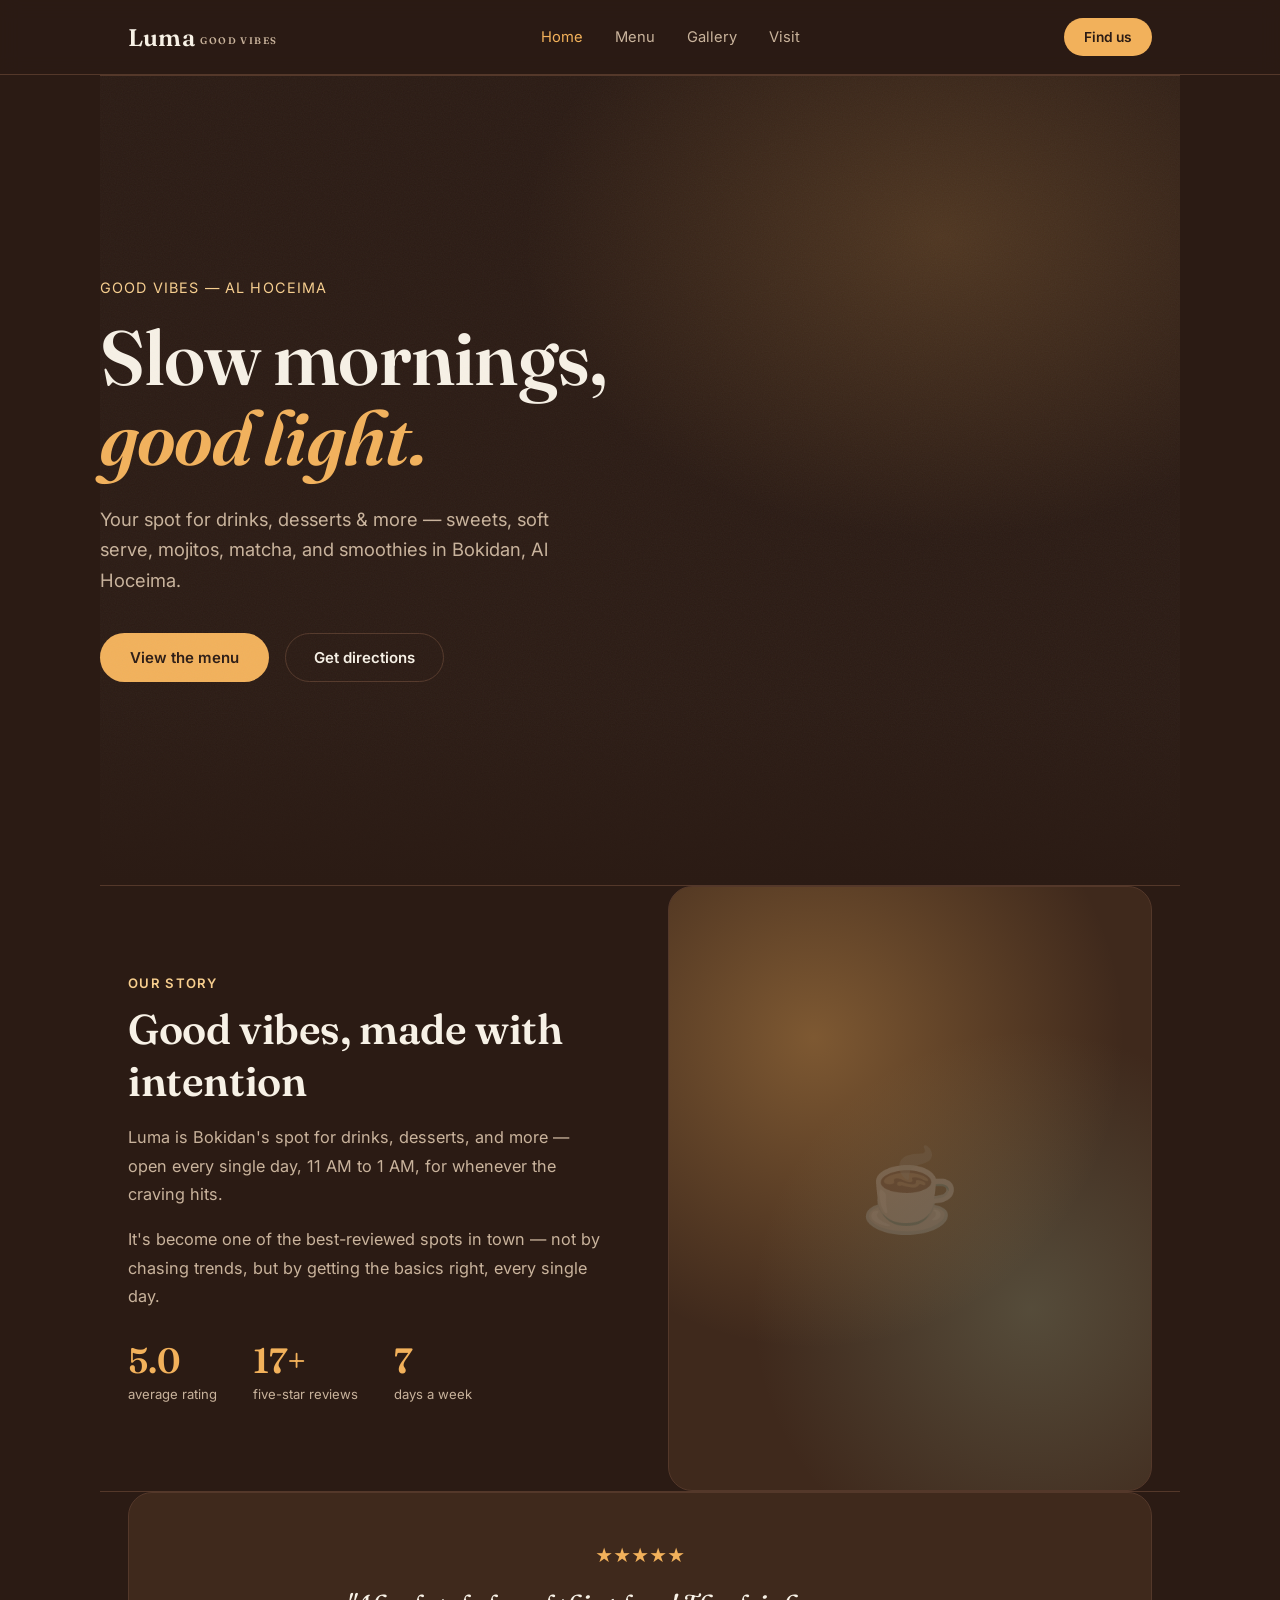
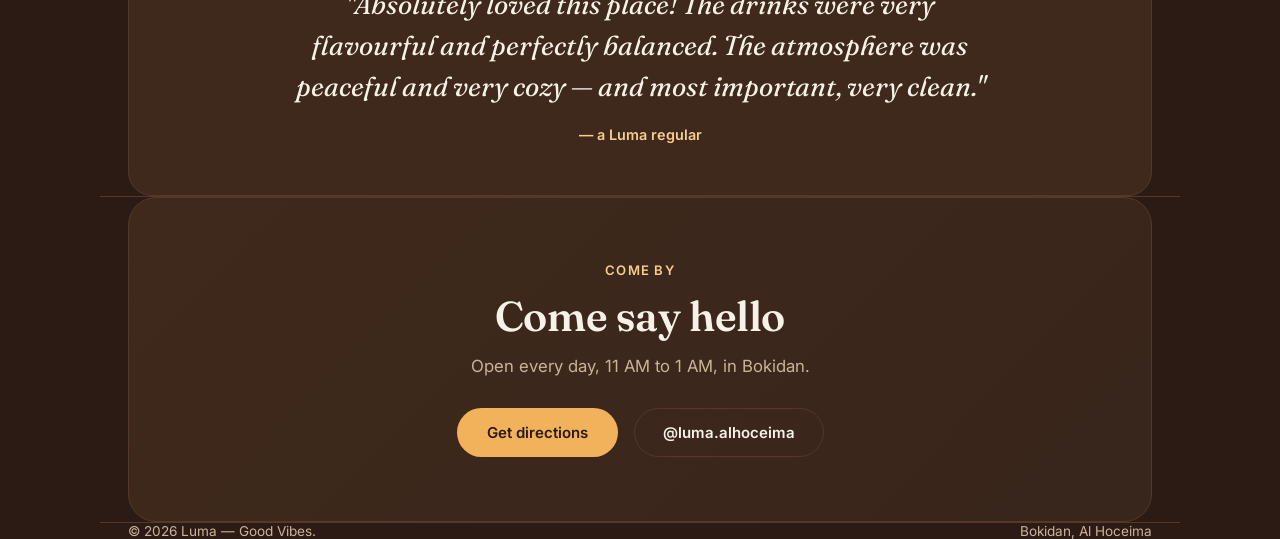
<file: luma-cafe/index.html>
<!DOCTYPE html>
<html lang="en">
<head>
<meta charset="UTF-8">
<meta name="viewport" content="width=device-width, initial-scale=1.0">
<title>Luma — Good Vibes, Al Hoceima</title>
<link rel="preconnect" href="https://fonts.googleapis.com">
<link href="https://fonts.googleapis.com/css2?family=Fraunces:opsz,wght@9..144,500;9..144,600;9..144,700&family=Inter:wght@400;500;600&display=swap" rel="stylesheet">
<link rel="stylesheet" href="css/style.css">
</head>
<body>

<header>
  <nav class="wrap">
    <a href="index.html" class="logo">Luma <span style="font-size:0.6rem;letter-spacing:0.15em;color:var(--muted);vertical-align:middle;">GOOD VIBES</span></a>
    <div class="navlinks" id="navlinks">
      <a href="index.html" class="active">Home</a>
      <a href="menu.html">Menu</a>
      <a href="gallery.html">Gallery</a>
      <a href="visit.html">Visit</a>
    </div>
    <a href="visit.html" class="navcta">Find us</a>
    <button class="burger" id="burger" aria-label="Toggle menu">☰</button>
  </nav>
</header>

<main>
  <section class="hero wrap">
    <div class="heroGrain"></div>
    <div>
      <div class="eyebrow">Good Vibes — Al Hoceima</div>
      <h1>Slow mornings,<br><em>good light.</em></h1>
      <p class="lead">Your spot for drinks, desserts & more — sweets, soft serve, mojitos, matcha, and smoothies in Bokidan, Al Hoceima.</p>
      <div class="herobtns">
        <a href="menu.html" class="btn-primary">View the menu</a>
        <a href="visit.html" class="btn-ghost">Get directions</a>
      </div>
    </div>
  </section>

  <section class="wrap reveal">
    <div class="aboutgrid">
      <div>
        <span class="seclabel">Our story</span>
        <h2>Good vibes, made with intention</h2>
        <p>Luma is Bokidan's spot for drinks, desserts, and more — open every single day, 11 AM to 1 AM, for whenever the craving hits.</p>
        <p>It's become one of the best-reviewed spots in town — not by chasing trends, but by getting the basics right, every single day.</p>
        <div class="statrow">
          <div class="stat"><div class="num">5.0</div><div class="label">average rating</div></div>
          <div class="stat"><div class="num">17+</div><div class="label">five-star reviews</div></div>
          <div class="stat"><div class="num">7</div><div class="label">days a week</div></div>
        </div>
      </div>
      <div class="aboutArt"></div>
    </div>
  </section>

  <section class="wrap reveal">
    <div class="testicard">
      <div class="stars">★★★★★</div>
      <p>"Absolutely loved this place! The drinks were very flavourful and perfectly balanced. The atmosphere was peaceful and very cozy — and most important, very clean."</p>
      <div class="who">— a Luma regular</div>
    </div>
  </section>

  <section class="wrap reveal">
    <div class="contactcard">
      <span class="seclabel">Come by</span><h2>Come say hello</h2>
      <p>Open every day, 11 AM to 1 AM, in Bokidan.</p>
      <div class="contactbtns">
        <a href="visit.html" class="btn-primary">Get directions</a>
        <a href="https://instagram.com/luma.alhoceima" class="btn-ghost" target="_blank" rel="noopener">@luma.alhoceima</a>
      </div>
    </div>
  </section>
</main>

<footer class="wrap"><span>© 2026 Luma — Good Vibes.</span><span>Bokidan, Al Hoceima</span></footer>

<script src="js/main.js"></script>
</body>
</html>
</file>
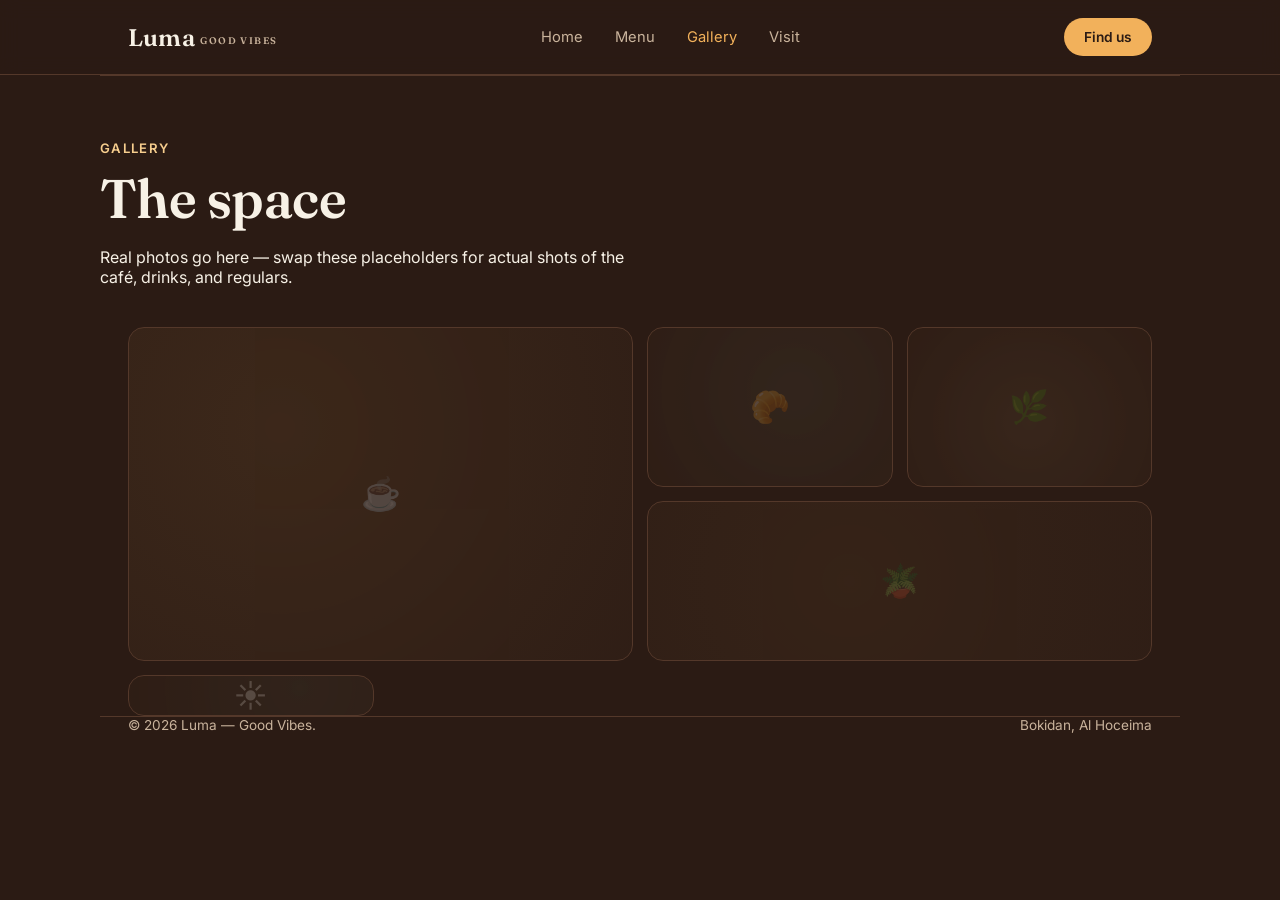
<file: luma-cafe/gallery.html>
<!DOCTYPE html>
<html lang="en">
<head>
<meta charset="UTF-8">
<meta name="viewport" content="width=device-width, initial-scale=1.0">
<title>Gallery — Luma, Al Hoceima</title>
<link rel="preconnect" href="https://fonts.googleapis.com">
<link href="https://fonts.googleapis.com/css2?family=Fraunces:opsz,wght@9..144,500;9..144,600;9..144,700&family=Inter:wght@400;500;600&display=swap" rel="stylesheet">
<link rel="stylesheet" href="css/style.css">
</head>
<body>

<header>
  <nav class="wrap">
    <a href="index.html" class="logo">Luma <span style="font-size:0.6rem;letter-spacing:0.15em;color:var(--muted);vertical-align:middle;">GOOD VIBES</span></a>
    <div class="navlinks" id="navlinks">
      <a href="index.html">Home</a>
      <a href="menu.html">Menu</a>
      <a href="gallery.html" class="active">Gallery</a>
      <a href="visit.html">Visit</a>
    </div>
    <a href="visit.html" class="navcta">Find us</a>
    <button class="burger" id="burger" aria-label="Toggle menu">☰</button>
  </nav>
</header>

<main>
  <section class="pageHero wrap">
    <span class="seclabel">Gallery</span>
    <h1 class="pageTitle">The space</h1>
    <p class="lead" style="max-width:560px;">Real photos go here — swap these placeholders for actual shots of the café, drinks, and regulars.</p>
  </section>

  <section class="wrap reveal" style="border-top:none;padding-top:0;">
    <div class="gallerygrid">
      <div class="gtile"><div class="g1">☕</div></div>
      <div class="gtile"><div class="g2">🥐</div></div>
      <div class="gtile"><div class="g3">🌿</div></div>
      <div class="gtile"><div class="g4">🪴</div></div>
      <div class="gtile"><div class="g5">☀️</div></div>
    </div>
  </section>
</main>

<footer class="wrap"><span>© 2026 Luma — Good Vibes.</span><span>Bokidan, Al Hoceima</span></footer>

<script src="js/main.js"></script>
</body>
</html>
</file>
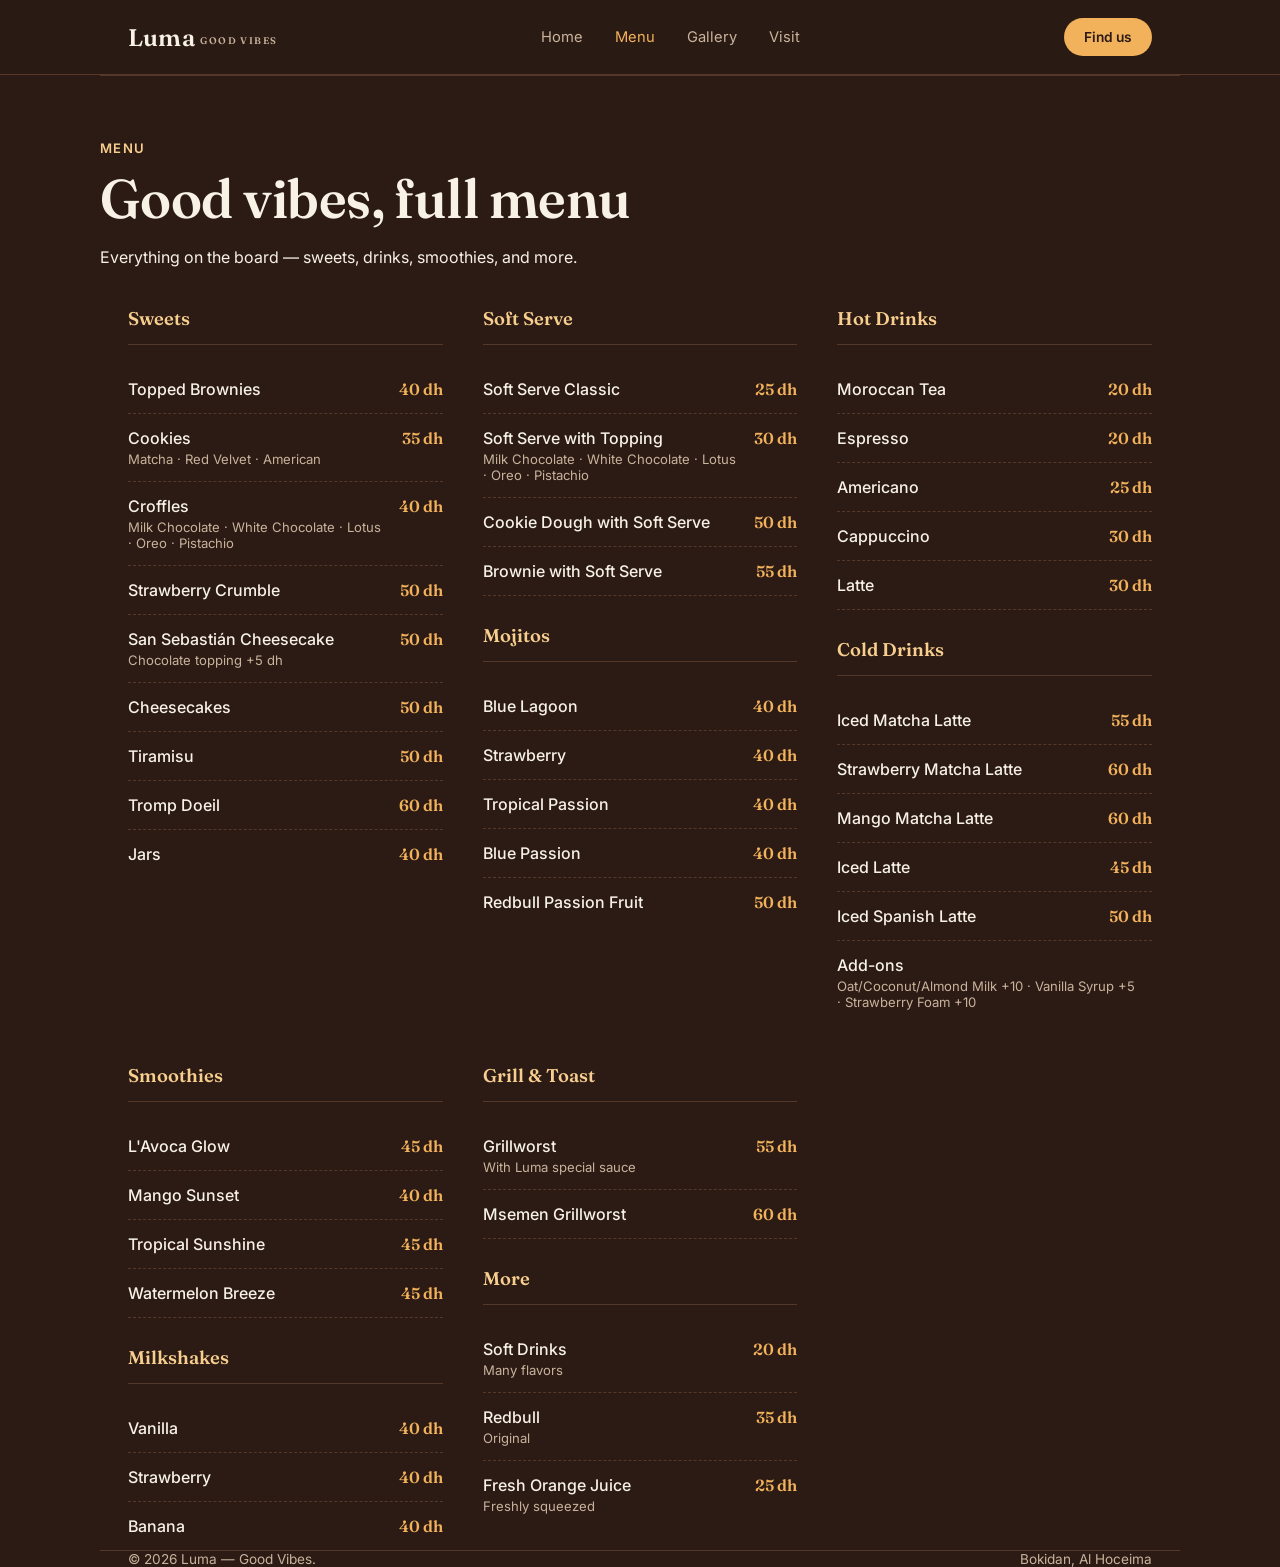
<file: luma-cafe/menu.html>
<!DOCTYPE html>
<html lang="en">
<head>
<meta charset="UTF-8">
<meta name="viewport" content="width=device-width, initial-scale=1.0">
<title>Menu — Luma, Al Hoceima</title>
<link rel="preconnect" href="https://fonts.googleapis.com">
<link href="https://fonts.googleapis.com/css2?family=Fraunces:opsz,wght@9..144,500;9..144,600;9..144,700&family=Inter:wght@400;500;600&display=swap" rel="stylesheet">
<link rel="stylesheet" href="css/style.css">
</head>
<body>

<header>
  <nav class="wrap">
    <a href="index.html" class="logo">Luma <span style="font-size:0.6rem;letter-spacing:0.15em;color:var(--muted);vertical-align:middle;">GOOD VIBES</span></a>
    <div class="navlinks" id="navlinks">
      <a href="index.html">Home</a>
      <a href="menu.html" class="active">Menu</a>
      <a href="gallery.html">Gallery</a>
      <a href="visit.html">Visit</a>
    </div>
    <a href="visit.html" class="navcta">Find us</a>
    <button class="burger" id="burger" aria-label="Toggle menu">☰</button>
  </nav>
</header>

<main>
  <section class="pageHero wrap">
    <span class="seclabel">Menu</span>
    <h1 class="pageTitle">Good vibes, full menu</h1>
    <p class="lead" style="max-width:560px;">Everything on the board — sweets, drinks, smoothies, and more.</p>
  </section>

  <section class="wrap reveal" style="border-top:none;padding-top:0;">
    <div class="menugrid">
      <div class="menucol">
        <h3>Sweets</h3>
        <div class="menuitem"><div><span class="name">Topped Brownies</span></div><span class="price">40 dh</span></div>
        <div class="menuitem"><div><span class="name">Cookies</span><span class="desc">Matcha · Red Velvet · American</span></div><span class="price">35 dh</span></div>
        <div class="menuitem"><div><span class="name">Croffles</span><span class="desc">Milk Chocolate · White Chocolate · Lotus · Oreo · Pistachio</span></div><span class="price">40 dh</span></div>
        <div class="menuitem"><div><span class="name">Strawberry Crumble</span></div><span class="price">50 dh</span></div>
        <div class="menuitem"><div><span class="name">San Sebastián Cheesecake</span><span class="desc">Chocolate topping +5 dh</span></div><span class="price">50 dh</span></div>
        <div class="menuitem"><div><span class="name">Cheesecakes</span></div><span class="price">50 dh</span></div>
        <div class="menuitem"><div><span class="name">Tiramisu</span></div><span class="price">50 dh</span></div>
        <div class="menuitem"><div><span class="name">Tromp Doeil</span></div><span class="price">60 dh</span></div>
        <div class="menuitem"><div><span class="name">Jars</span></div><span class="price">40 dh</span></div>
      </div>
      <div class="menucol">
        <h3>Soft Serve</h3>
        <div class="menuitem"><div><span class="name">Soft Serve Classic</span></div><span class="price">25 dh</span></div>
        <div class="menuitem"><div><span class="name">Soft Serve with Topping</span><span class="desc">Milk Chocolate · White Chocolate · Lotus · Oreo · Pistachio</span></div><span class="price">30 dh</span></div>
        <div class="menuitem"><div><span class="name">Cookie Dough with Soft Serve</span></div><span class="price">50 dh</span></div>
        <div class="menuitem"><div><span class="name">Brownie with Soft Serve</span></div><span class="price">55 dh</span></div>
        <h3 style="margin-top:28px;">Mojitos</h3>
        <div class="menuitem"><div><span class="name">Blue Lagoon</span></div><span class="price">40 dh</span></div>
        <div class="menuitem"><div><span class="name">Strawberry</span></div><span class="price">40 dh</span></div>
        <div class="menuitem"><div><span class="name">Tropical Passion</span></div><span class="price">40 dh</span></div>
        <div class="menuitem"><div><span class="name">Blue Passion</span></div><span class="price">40 dh</span></div>
        <div class="menuitem"><div><span class="name">Redbull Passion Fruit</span></div><span class="price">50 dh</span></div>
      </div>
      <div class="menucol">
        <h3>Hot Drinks</h3>
        <div class="menuitem"><div><span class="name">Moroccan Tea</span></div><span class="price">20 dh</span></div>
        <div class="menuitem"><div><span class="name">Espresso</span></div><span class="price">20 dh</span></div>
        <div class="menuitem"><div><span class="name">Americano</span></div><span class="price">25 dh</span></div>
        <div class="menuitem"><div><span class="name">Cappuccino</span></div><span class="price">30 dh</span></div>
        <div class="menuitem"><div><span class="name">Latte</span></div><span class="price">30 dh</span></div>
        <h3 style="margin-top:28px;">Cold Drinks</h3>
        <div class="menuitem"><div><span class="name">Iced Matcha Latte</span></div><span class="price">55 dh</span></div>
        <div class="menuitem"><div><span class="name">Strawberry Matcha Latte</span></div><span class="price">60 dh</span></div>
        <div class="menuitem"><div><span class="name">Mango Matcha Latte</span></div><span class="price">60 dh</span></div>
        <div class="menuitem"><div><span class="name">Iced Latte</span></div><span class="price">45 dh</span></div>
        <div class="menuitem"><div><span class="name">Iced Spanish Latte</span></div><span class="price">50 dh</span></div>
        <div class="menuitem"><div><span class="name">Add-ons</span><span class="desc">Oat/Coconut/Almond Milk +10 · Vanilla Syrup +5 · Strawberry Foam +10</span></div><span class="price"></span></div>
      </div>
      <div class="menucol">
        <h3>Smoothies</h3>
        <div class="menuitem"><div><span class="name">L'Avoca Glow</span></div><span class="price">45 dh</span></div>
        <div class="menuitem"><div><span class="name">Mango Sunset</span></div><span class="price">40 dh</span></div>
        <div class="menuitem"><div><span class="name">Tropical Sunshine</span></div><span class="price">45 dh</span></div>
        <div class="menuitem"><div><span class="name">Watermelon Breeze</span></div><span class="price">45 dh</span></div>
        <h3 style="margin-top:28px;">Milkshakes</h3>
        <div class="menuitem"><div><span class="name">Vanilla</span></div><span class="price">40 dh</span></div>
        <div class="menuitem"><div><span class="name">Strawberry</span></div><span class="price">40 dh</span></div>
        <div class="menuitem"><div><span class="name">Banana</span></div><span class="price">40 dh</span></div>
      </div>
      <div class="menucol">
        <h3>Grill & Toast</h3>
        <div class="menuitem"><div><span class="name">Grillworst</span><span class="desc">With Luma special sauce</span></div><span class="price">55 dh</span></div>
        <div class="menuitem"><div><span class="name">Msemen Grillworst</span></div><span class="price">60 dh</span></div>
        <h3 style="margin-top:28px;">More</h3>
        <div class="menuitem"><div><span class="name">Soft Drinks</span><span class="desc">Many flavors</span></div><span class="price">20 dh</span></div>
        <div class="menuitem"><div><span class="name">Redbull</span><span class="desc">Original</span></div><span class="price">35 dh</span></div>
        <div class="menuitem"><div><span class="name">Fresh Orange Juice</span><span class="desc">Freshly squeezed</span></div><span class="price">25 dh</span></div>
      </div>
    </div>
  </section>
</main>

<footer class="wrap"><span>© 2026 Luma — Good Vibes.</span><span>Bokidan, Al Hoceima</span></footer>

<script src="js/main.js"></script>
</body>
</html>
</file>
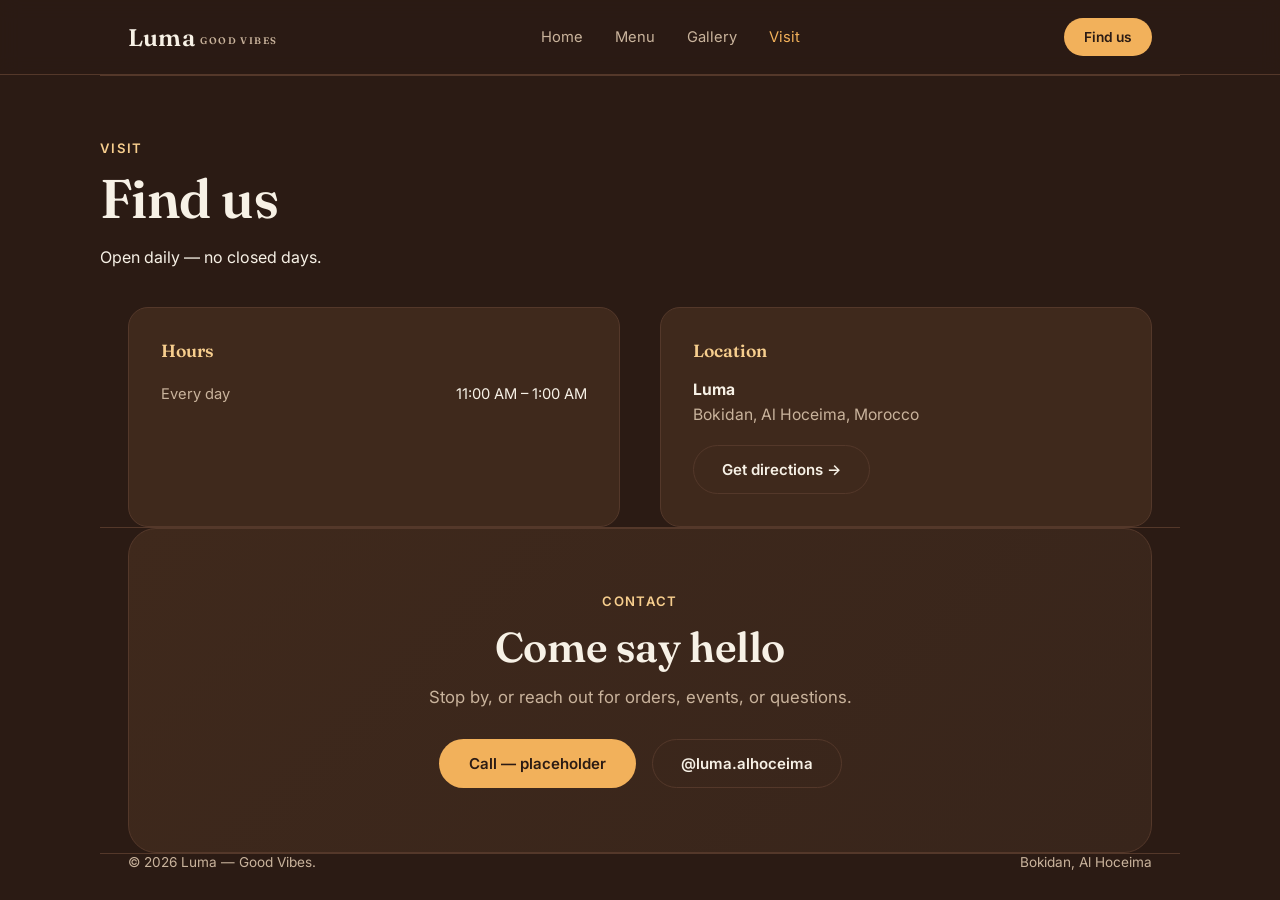
<file: luma-cafe/visit.html>
<!DOCTYPE html>
<html lang="en">
<head>
<meta charset="UTF-8">
<meta name="viewport" content="width=device-width, initial-scale=1.0">
<title>Visit — Luma, Al Hoceima</title>
<link rel="preconnect" href="https://fonts.googleapis.com">
<link href="https://fonts.googleapis.com/css2?family=Fraunces:opsz,wght@9..144,500;9..144,600;9..144,700&family=Inter:wght@400;500;600&display=swap" rel="stylesheet">
<link rel="stylesheet" href="css/style.css">
</head>
<body>

<header>
  <nav class="wrap">
    <a href="index.html" class="logo">Luma <span style="font-size:0.6rem;letter-spacing:0.15em;color:var(--muted);vertical-align:middle;">GOOD VIBES</span></a>
    <div class="navlinks" id="navlinks">
      <a href="index.html">Home</a>
      <a href="menu.html">Menu</a>
      <a href="gallery.html">Gallery</a>
      <a href="visit.html" class="active">Visit</a>
    </div>
    <a href="visit.html" class="navcta">Find us</a>
    <button class="burger" id="burger" aria-label="Toggle menu">☰</button>
  </nav>
</header>

<main>
  <section class="pageHero wrap">
    <span class="seclabel">Visit</span>
    <h1 class="pageTitle">Find us</h1>
    <p class="lead" style="max-width:560px;">Open daily — no closed days.</p>
  </section>

  <section class="wrap reveal" style="border-top:none;padding-top:0;">
    <div class="visitgrid">
      <div class="visitcard">
        <h4>Hours</h4>
        <div class="hoursrow"><span>Every day</span><span>11:00 AM – 1:00 AM</span></div>
      </div>
      <div class="visitcard">
        <h4>Location</h4>
        <div class="addrline"><strong>Luma</strong><br>Bokidan, Al Hoceima, Morocco</div>
        <a href="https://maps.app.goo.gl/KGj1unehrGQGCSey9" class="btn-ghost" target="_blank" rel="noopener" style="display:inline-block;margin-top:8px;">Get directions →</a>
      </div>
    </div>
  </section>

  <section class="wrap reveal">
    <div class="contactcard">
      <span class="seclabel">Contact</span><h2>Come say hello</h2>
      <p>Stop by, or reach out for orders, events, or questions.</p>
      <div class="contactbtns">
        <a href="#" class="btn-primary">Call — placeholder</a>
        <a href="https://instagram.com/luma.alhoceima" class="btn-ghost" target="_blank" rel="noopener">@luma.alhoceima</a>
      </div>
    </div>
  </section>
</main>

<footer class="wrap"><span>© 2026 Luma — Good Vibes.</span><span>Bokidan, Al Hoceima</span></footer>

<script src="js/main.js"></script>
</body>
</html>
</file>
<file: luma-cafe/css/style.css>
:root{
  --espresso:#2B1B14;
  --espresso-2:#38251B;
  --panel:#3F291C;
  --line:#54382A;
  --glow:#F2B15B;
  --glow-soft:#F7CE8E;
  --sage:#8FA688;
  --cream:#F7F1E6;
  --muted:#C9B39C;
  --disp:'Fraunces', serif;
  --sans:'Inter', sans-serif;
}
*{margin:0;padding:0;box-sizing:border-box;}
html{scroll-behavior:smooth;}
body{background:var(--espresso);color:var(--cream);font-family:var(--sans);overflow-x:hidden;}
a{color:inherit;text-decoration:none;}
::selection{background:var(--glow);color:var(--espresso);}
a:focus-visible,button:focus-visible{outline:2px solid var(--glow);outline-offset:3px;}
.wrap{max-width:1080px;margin:0 auto;padding:0 28px;}

header{position:sticky;top:0;z-index:50;backdrop-filter:blur(10px);background:rgba(43,27,20,0.75);border-bottom:1px solid var(--line);}
nav.wrap{display:flex;align-items:center;justify-content:space-between;height:74px;}
.logo{font-family:var(--disp);font-weight:600;font-size:1.5rem;letter-spacing:0.01em;}
.navlinks{display:flex;gap:32px;font-size:0.92rem;color:var(--muted);}
.navlinks a{transition:color .2s;}
.navlinks a:hover{color:var(--glow);}
.navcta{font-family:var(--sans);font-weight:600;font-size:0.86rem;background:var(--glow);color:var(--espresso);padding:11px 20px;border-radius:100px;transition:transform .2s;}
.navcta:hover{transform:translateY(-2px);}
.burger{display:none;background:none;border:none;color:var(--cream);font-size:1.4rem;cursor:pointer;}

/* HERO */
.hero{
  min-height:90vh;display:flex;align-items:center;position:relative;padding:70px 0;
  background:radial-gradient(ellipse 700px 500px at 78% 20%, rgba(242,177,91,0.18), transparent 60%);
}
.hero::after{
  content:'';position:absolute;bottom:0;left:0;right:0;height:180px;
  background:linear-gradient(to bottom, transparent, var(--espresso));
  pointer-events:none;
}
.heroGrain{position:absolute;inset:0;opacity:0.05;pointer-events:none;
  background-image:url("data:image/svg+xml,%3Csvg xmlns='http://www.w3.org/2000/svg' width='140' height='140'%3E%3Cfilter id='n'%3E%3CfeTurbulence type='fractalNoise' baseFrequency='0.85' numOctaves='2'/%3E%3C/filter%3E%3Crect width='100%25' height='100%25' filter='url(%23n)'/%3E%3C/svg%3E");}
.eyebrow{font-size:0.9rem;color:var(--glow-soft);letter-spacing:0.08em;text-transform:uppercase;margin-bottom:22px;}
h1{font-family:var(--disp);font-weight:600;font-size:clamp(2.6rem,7vw,4.8rem);line-height:1.04;letter-spacing:-0.01em;max-width:760px;margin-bottom:26px;}
h1 em{font-style:italic;color:var(--glow);}
.hero p.lead{color:var(--muted);font-size:1.15rem;max-width:480px;margin-bottom:38px;line-height:1.65;}
.herobtns{display:flex;gap:16px;flex-wrap:wrap;}
.btn-primary{font-weight:600;font-size:0.94rem;background:var(--glow);color:var(--espresso);padding:15px 30px;border-radius:100px;transition:transform .2s,box-shadow .2s;display:inline-block;}
.btn-primary:hover{transform:translateY(-2px);box-shadow:0 16px 34px rgba(242,177,91,0.28);}
.btn-ghost{font-weight:600;font-size:0.94rem;border:1px solid var(--line);padding:14px 28px;border-radius:100px;transition:border-color .2s;}
.btn-ghost:hover{border-color:var(--glow-soft);color:var(--glow-soft);}

section{padding:96px 0;border-top:1px solid var(--line);}
.seclabel{color:var(--glow-soft);font-size:0.82rem;letter-spacing:0.1em;text-transform:uppercase;font-weight:600;margin-bottom:12px;display:block;}
h2{font-family:var(--disp);font-weight:600;font-size:clamp(1.8rem,3.6vw,2.6rem);margin-bottom:16px;letter-spacing:-0.01em;}
.sechead{max-width:600px;margin-bottom:52px;}
.sechead p{color:var(--muted);font-size:1.05rem;line-height:1.65;}

/* ABOUT */
.aboutgrid{display:grid;grid-template-columns:1fr 1fr;gap:56px;align-items:center;}
.aboutgrid p{color:var(--muted);margin-bottom:16px;line-height:1.75;font-size:1.02rem;}
.statrow{display:flex;gap:36px;margin-top:28px;}
.stat{}
.stat .num{font-family:var(--disp);font-size:2.2rem;color:var(--glow);font-weight:600;}
.stat .label{font-size:0.82rem;color:var(--muted);margin-top:4px;}
.aboutArt{
  aspect-ratio:4/5;border-radius:24px;position:relative;overflow:hidden;
  background:radial-gradient(circle at 30% 25%, rgba(242,177,91,0.35), transparent 55%),
             radial-gradient(circle at 75% 70%, rgba(143,166,136,0.28), transparent 50%),
             var(--panel);
  border:1px solid var(--line);
  display:flex;align-items:center;justify-content:center;
}
.aboutArt::before{
  content:'☕';font-size:5rem;opacity:0.18;
}

/* MENU */
.menugrid{display:grid;grid-template-columns:repeat(3,1fr);gap:40px;}
.menucol h3{font-family:var(--disp);font-size:1.15rem;color:var(--glow-soft);margin-bottom:20px;font-weight:600;border-bottom:1px solid var(--line);padding-bottom:14px;}
.menuitem{display:flex;justify-content:space-between;align-items:baseline;padding:14px 0;border-bottom:1px dashed var(--line);gap:16px;}
.menuitem:last-child{border-bottom:none;}
.menuitem .name{font-weight:500;}
.menuitem .desc{display:block;font-size:0.82rem;color:var(--muted);margin-top:3px;}
.menuitem .price{color:var(--glow);font-family:var(--disp);font-weight:600;white-space:nowrap;}

/* GALLERY */
.gallerygrid{display:grid;grid-template-columns:repeat(4,1fr);grid-template-rows:repeat(2,160px);gap:14px;}
.gtile{border-radius:16px;position:relative;overflow:hidden;border:1px solid var(--line);}
.gtile:nth-child(1){grid-column:span 2;grid-row:span 2;}
.gtile:nth-child(4){grid-column:span 2;}
.gtile div{width:100%;height:100%;display:flex;align-items:center;justify-content:center;font-size:2rem;opacity:0.22;}
.g1{background:radial-gradient(circle at 30% 30%, rgba(242,177,91,0.4), var(--panel));}
.g2{background:radial-gradient(circle at 60% 40%, rgba(143,166,136,0.35), var(--panel));}
.g3{background:radial-gradient(circle at 50% 60%, rgba(247,206,142,0.3), var(--panel));}
.g4{background:radial-gradient(circle at 40% 50%, rgba(242,177,91,0.25), var(--panel));}
.g5{background:radial-gradient(circle at 70% 30%, rgba(143,166,136,0.3), var(--panel));}

/* TESTIMONIAL */
.testicard{background:var(--panel);border:1px solid var(--line);border-radius:24px;padding:52px;text-align:center;}
.testicard p{font-family:var(--disp);font-size:clamp(1.3rem,2.6vw,1.7rem);font-style:italic;line-height:1.5;max-width:700px;margin:0 auto 20px;}
.testicard .who{color:var(--glow-soft);font-size:0.9rem;font-weight:600;}
.stars{color:var(--glow);font-size:1.1rem;margin-bottom:18px;}

/* VISIT */
.visitgrid{display:grid;grid-template-columns:1fr 1fr;gap:40px;}
.visitcard{background:var(--panel);border:1px solid var(--line);border-radius:20px;padding:32px;}
.visitcard h4{font-family:var(--disp);color:var(--glow-soft);font-size:1.1rem;margin-bottom:16px;font-weight:600;}
.hoursrow{display:flex;justify-content:space-between;font-size:0.92rem;padding:8px 0;border-bottom:1px dashed var(--line);color:var(--muted);}
.hoursrow:last-child{border-bottom:none;}
.hoursrow span:last-child{color:var(--cream);}
.addrline{font-size:0.98rem;color:var(--muted);margin-bottom:10px;line-height:1.6;}
.addrline strong{color:var(--cream);}

/* CONTACT */
.contactcard{background:linear-gradient(135deg, var(--panel), var(--espresso-2));border:1px solid var(--line);border-radius:28px;padding:64px 40px;text-align:center;}
.contactcard h2{margin-bottom:14px;}
.contactcard p{color:var(--muted);max-width:480px;margin:0 auto 32px;font-size:1.05rem;}
.contactbtns{display:flex;gap:16px;justify-content:center;flex-wrap:wrap;}

footer{padding:36px 0;border-top:1px solid var(--line);font-size:0.85rem;color:var(--muted);display:flex;justify-content:space-between;}

.navlinks a.active{color:var(--glow);}

.pageHero{padding:64px 0 40px;}
.pageTitle{font-family:var(--disp);font-weight:600;font-size:clamp(2.2rem,5.5vw,3.4rem);line-height:1.08;letter-spacing:-0.01em;margin:14px 0 18px;}

.reveal{opacity:0;transform:translateY(24px);transition:opacity .7s ease,transform .7s ease;}
.reveal.in{opacity:1;transform:translateY(0);}

@media(prefers-reduced-motion:reduce){html{scroll-behavior:auto;}.reveal{opacity:1;transform:none;transition:none;}}
@media(max-width:980px){.menugrid{grid-template-columns:repeat(2,1fr);}}
@media(max-width:860px){.aboutgrid{grid-template-columns:1fr;}.menugrid{grid-template-columns:1fr;gap:32px;}.visitgrid{grid-template-columns:1fr;}.gallerygrid{grid-template-columns:repeat(2,1fr);grid-template-rows:repeat(3,140px);}.gtile:nth-child(1){grid-column:span 2;grid-row:span 1;}}
@media(max-width:640px){.navlinks{display:none;}.burger{display:block;}.navlinks.open{display:flex;flex-direction:column;position:absolute;top:74px;left:0;right:0;background:var(--espresso);border-bottom:1px solid var(--line);padding:20px 28px;gap:18px;}footer{flex-direction:column;gap:8px;text-align:center;}.statrow{gap:24px;}}
</file>
